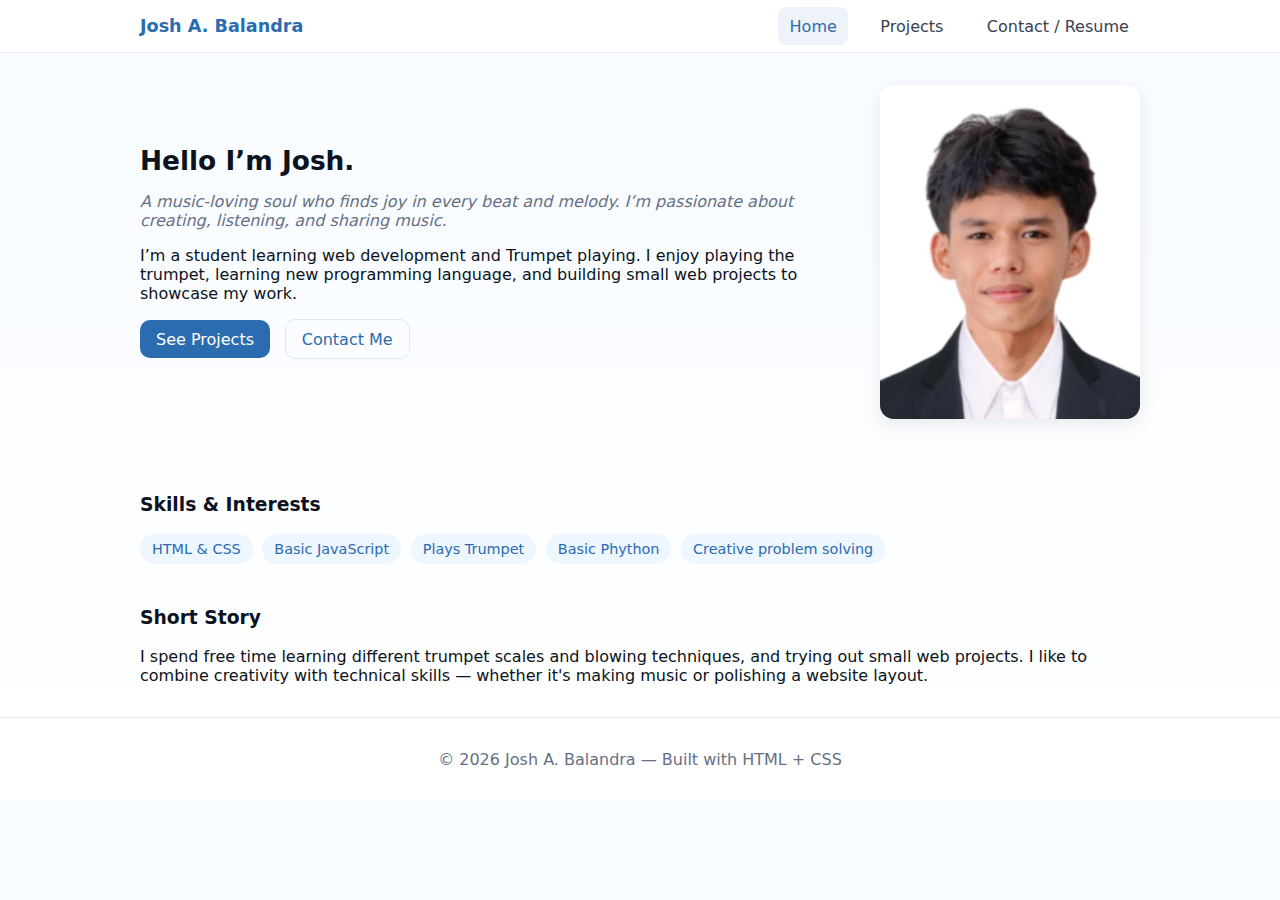
<file: JoshBalandra/index.html>
<!doctype html>
<html lang="en">
<head>
  <meta charset="utf-8" />
  <meta name="viewport" content="width=device-width,initial-scale=1" />
  <title>Josh A. Balandra — Portfolio</title>
  <link rel="stylesheet" href="style.css">
</head>
<body>
  <header class="site-header">
    <div class="container header-inner">
      <h1 class="logo">Josh A. Balandra</h1>
      <nav class="main-nav" aria-label="Main navigation">
        <a href="index.html" class="active">Home</a>
        <a href="projects.html">Projects</a>
        <a href="contact.html">Contact / Resume</a>
      </nav>
    </div>
  </header>

  <main>
    <section class="hero container">
      <div class="hero-left">
        <h2>Hello  I’m Josh.</h2>
        <p class="bio">A music-loving soul who finds joy in every beat and melody. I’m passionate about creating, listening, and sharing music.</p>
        <p>I’m a student learning web development and Trumpet playing. I enjoy playing the trumpet, learning new programming language, and building small web projects to showcase my work.</p>
        <div class="cta-row">
          <a href="projects.html" class="btn">See Projects</a>
          <a href="contact.html" class="btn ghost">Contact Me</a>
        </div>
      </div>

      <aside class="hero-right">
        <img src="profile.jpg" alt="Josh A. Balandra profile photo" class="profile-photo">
      </aside>
    </section>

    <section class="skills container">
      <h3>Skills & Interests</h3>
      <ul class="skills-list">
        <li>HTML & CSS</li>
        <li>Basic JavaScript</li>
        <li>Plays Trumpet</li>
        <li>Basic Phython</li>
        <li>Creative problem solving</li>
      </ul>
    </section>

    <section class="about container">
      <h3>Short Story</h3>
      <p>I spend free time learning different trumpet scales and blowing techniques, and trying out small web projects. I like to combine creativity with technical skills — whether it's making music or polishing a website layout.</p>
    </section>
  </main>

  <footer class="site-footer">
    <div class="container">
      <p>© <span id="year"></span> Josh A. Balandra — Built with HTML + CSS</p>
    </div>
  </footer>

  <script>
    document.getElementById('year').textContent = new Date().getFullYear();
  </script>
</body>
</html>
</file>
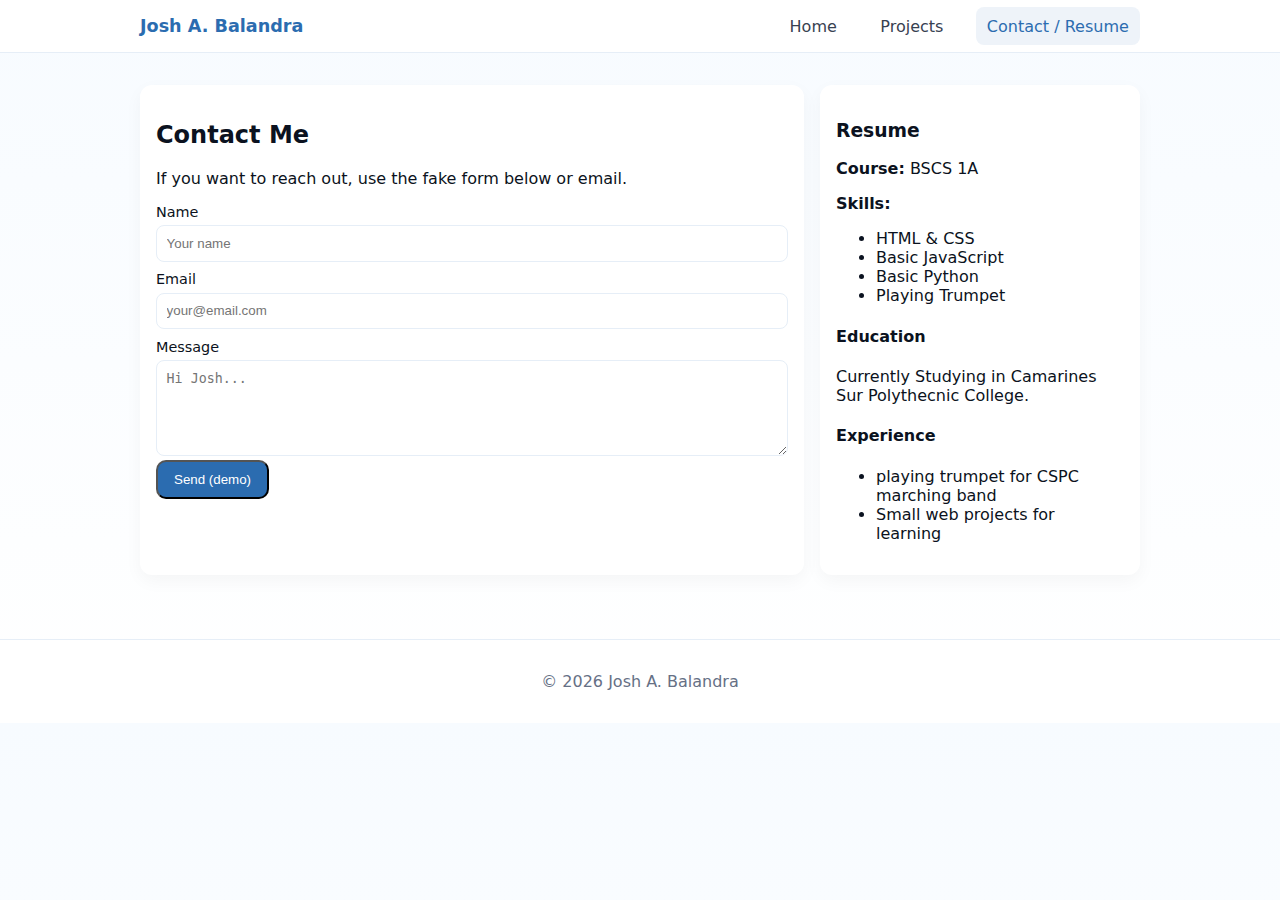
<file: JoshBalandra/contact.html>
<!doctype html>
<html lang="en">
<head>
  <meta charset="utf-8" />
  <meta name="viewport" content="width=device-width,initial-scale=1" />
  <title>Contact & Resume — Josh A. Balandra</title>
  <link rel="stylesheet" href="style.css">
</head>
<body>
  <header class="site-header">
    <div class="container header-inner">
      <h1 class="logo">Josh A. Balandra</h1>
      <nav class="main-nav" aria-label="Main navigation">
        <a href="index.html">Home</a>
        <a href="projects.html">Projects</a>
        <a href="contact.html" class="active">Contact / Resume</a>
      </nav>
    </div>
  </header>

  <main>
    <section class="container contact-grid">
      <div class="contact-card">
        <h2>Contact Me</h2>
        <p>If you want to reach out, use the fake form below or email.</stro</p>

        <form class="contact-form" action="#" method="post" onsubmit="return false;">
          <label for="name">Name</label>
          <input id="name" name="name" type="text" placeholder="Your name">

          <label for="email">Email</label>
          <input id="email" name="email" type="email" placeholder="your@email.com">

          <label for="message">Message</label>
          <textarea id="message" name="message" rows="5" placeholder="Hi Josh..."></textarea>

          <button type="submit" class="btn">Send (demo)</button>
        </form>
      </div>

      <aside class="resume-card">
        <h3>Resume</h3>
        <p><strong>Course:</strong> BSCS 1A</p>
        <p><strong>Skills:</strong></p>
        <ul>
          <li>HTML & CSS</li>
          <li>Basic JavaScript</li>
          <li>Basic Python</li>
          <li>Playing Trumpet</li>
        </ul>

        <h4>Education</h4>
        <p>Currently Studying in Camarines Sur Polythecnic College.</p>

        <h4>Experience</h4>
        <ul>
          <li>playing trumpet for CSPC marching band</li>
          <li>Small web projects for learning</li>
        </ul>

        <p style="margin-top:1rem; font-size:0.95rem">
      </aside>
    </section>
  </main>

  <footer class="site-footer">
    <div class="container">
      <p>© <span id="year1"></span> Josh A. Balandra</p>
    </div>
  </footer>

  <script>
    document.getElementById('year1').textContent = new Date().getFullYear();
  </script>
</body>
</html>
</file>
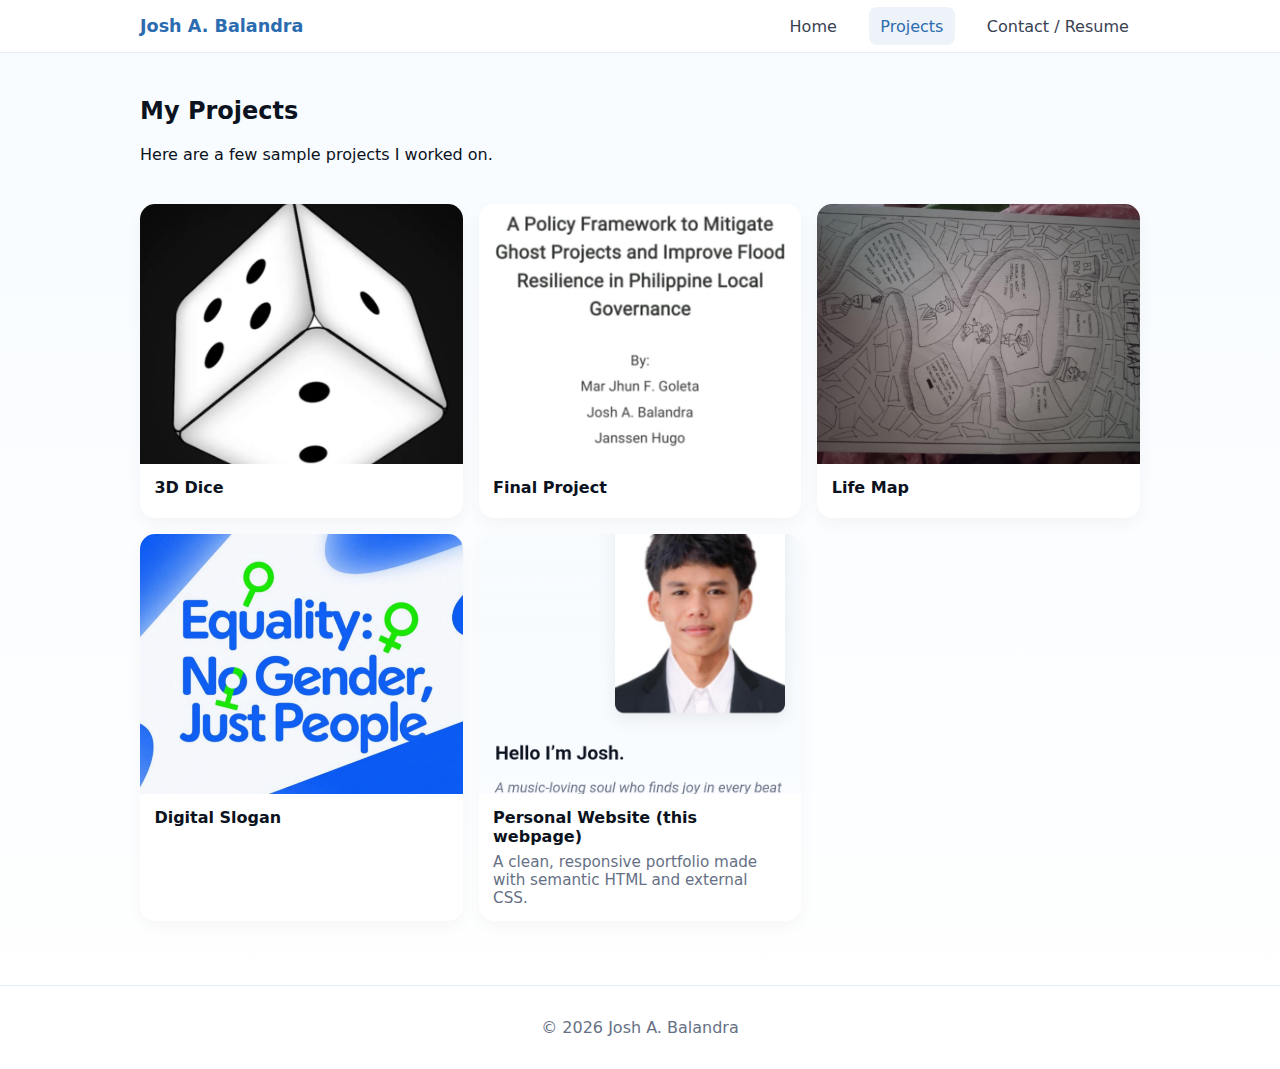
<file: JoshBalandra/projects.html>
<!doctype html>
<html lang="en">
<head>
  <meta charset="utf-8" />
  <meta name="viewport" content="width=device-width,initial-scale=1" />
  <title>Projects — Josh A. Balandra</title>
  <link rel="stylesheet" href="style.css">
</head>
<body>
  <header class="site-header">
    <div class="container header-inner">
      <h1 class="logo">Josh A. Balandra</h1>
      <nav class="main-nav" aria-label="Main navigation">
        <a href="index.html">Home</a>
        <a href="projects.html" class="active">Projects</a>
        <a href="contact.html">Contact / Resume</a>
      </nav>
    </div>
  </header>

  <main>
    <section class="container projects-hero">
      <h2>My Projects</h2>
      <p>Here are a few sample projects I worked on.</p>
    </section>

    <section class="container projects-grid">
      <article class="project-card">
        <img src="project1.jpg" alt="Project 1 preview">
        <div class="project-body">
          <h4>3D Dice</h4>
          <p></p>
        </div>
      </article>

      <article class="project-card">
        <img src="project2.jpg" alt="Project 2 preview">
        <div class="project-body">
          <h4>Final Project</h4>
          <p></p>
        </div>
      </article>

      <article class="project-card">
        <img src="project3.jpg" alt="Project 3 preview">
        <div class="project-body">
          <h4>Life Map</h4>
          <p></p>
        </div>
      </article>
      
      <article class="project-card">
        <img src="project4.jpg" alt="Project 2 preview">
        <div class="project-body">
          <h4>Digital Slogan</h4>
          <p></p>
        </div>
      </article>
      
      <article class="project-card">
        <img src="project5.jpg" alt="Project 5 preview">
        <div class="project-body">
          <h4>Personal Website (this webpage)</h4>
          <p>A clean, responsive portfolio made with semantic HTML and external CSS.</p>
        </div>
      </article>
      
    </section>
  </main>

  <footer class="site-footer">
    <div class="container">
      <p>© <span id="year2"></span> Josh A. Balandra</p>
    </div>
  </footer>

  <script>
    document.getElementById('year2').textContent = new Date().getFullYear();
  </script>
</body>
</html>
</file>
<file: JoshBalandra/style.css>
:root{
  --bg: #0f1724;
  --card: #ffffff;
  --muted: #667085;
  --accent: #2b6cb0;
  --accent-2: #9ad3ff;
  --max-width: 1000px;
  --radius: 12px;
}

*{box-sizing:border-box}
body{
  font-family: Inter, system-ui, -apple-system, "Segoe UI", Roboto, "Helvetica Neue", Arial;
  margin:0;
  background: linear-gradient(180deg,#f7fbff 0%, #ffffff 100%);
  color:#0b1220;
  -webkit-font-smoothing:antialiased;
  -moz-osx-font-smoothing:grayscale;
}

.container{
  width:90%;
  max-width:var(--max-width);
  margin:0 auto;
}

.site-header{
  background: white;
  border-bottom: 1px solid #e6eef7;
}
.header-inner{
  display:flex;
  align-items:center;
  justify-content:space-between;
  padding:1rem 0;
}
.logo{font-size:1.1rem; margin:0; color:var(--accent)}
.main-nav a{
  text-decoration:none;
  color:#374151;
  margin-left:1rem;
  padding:0.6rem 0.7rem;
  border-radius:8px;
}
.main-nav a.active,
.main-nav a:hover{
  background: rgba(43,108,176,0.08);
  color:var(--accent);
}

.hero{
  display:flex;
  gap:2rem;
  align-items:center;
  padding:2rem 0;
}
.hero-left{flex:1}
.hero-left h2{margin:0 0 0.5rem; font-size:1.65rem}
.bio{font-style:italic; color:var(--muted)}
.cta-row{margin-top:1rem}
.btn{
  display:inline-block;
  text-decoration:none;
  background:var(--accent);
  color:white;
  padding:0.6rem 1rem;
  border-radius:10px;
  margin-right:0.6rem;
}
.btn.ghost{
  background:transparent;
  color:var(--accent);
  border:1px solid rgba(43,108,176,0.14);
}

.profile-photo{
  width:260px;
  max-width:100%;
  border-radius:14px;
  box-shadow: 0 6px 18px rgba(14,30,37,0.08);
  display:block;
  margin-left:auto;
}

.skills{padding:1.5rem 0}
.skills-list{display:flex; gap:0.6rem; flex-wrap:wrap; list-style:none; padding:0; margin:0}
.skills-list li{
  background:#eef6ff;
  color:var(--accent);
  padding:0.45rem 0.75rem;
  border-radius:999px;
  font-size:0.9rem;
}

.projects-hero{padding:1.5rem 0}
.projects-grid{
  display:grid;
  grid-template-columns:repeat(3, 1fr);
  gap:1rem;
  padding-bottom:2rem;
}
.project-card{
  background:white;
  border-radius:15px;
  overflow:hidden;
  box-shadow:0 6px 18px rgba(9,20,31,0.04);
  display:flex;
  flex-direction:column;
}
.project-card img{width:100%; height:260px; object-fit:cover}
.project-body{padding:0.9rem}
.project-body h4{margin:0 0 0.4rem}
.project-body p{margin:0; color:var(--muted); font-size:0.95rem}

.contact-grid{
  display:grid;
  grid-template-columns: 1fr 320px;
  gap:1rem;
  padding:2rem 0;
}
.contact-card, .resume-card{
  background:white;
  border-radius:12px;
  padding:1rem;
  box-shadow:0 6px 18px rgba(9,20,31,0.04);
}
.contact-form label{display:block; margin-top:0.6rem; font-size:0.9rem}
.contact-form input, .contact-form textarea{
  width:100%; padding:0.6rem; margin-top:0.35rem; border:1px solid #e6eef7; border-radius:8px;
}

.site-footer{
  padding:1rem 0;
  border-top:1px solid #e6eef7;
  background:white;
  margin-top:2rem;
  text-align:center;
  color:var(--muted);
}

@media (max-width: 900px){
  .projects-grid{ grid-template-columns:repeat(2, 1fr) }
  .contact-grid{ grid-template-columns: 1fr }
  .hero{flex-direction:column-reverse}
  .hero-right{width:100%; text-align:center}
}

@media (max-width: 600px){
  .main-nav a{ display:inline-block; margin-left:0.4rem; padding:0.4rem 0.5rem; font-size:0.95rem}
  .projects-grid{ grid-template-columns: 1fr }
  .profile-photo{ width:190px; border-radius:10px }
  .header-inner{flex-direction:column; align-items:flex-start; gap:0.6rem}
  .hero-left h2{font-size:1.35rem}
}
</file>
